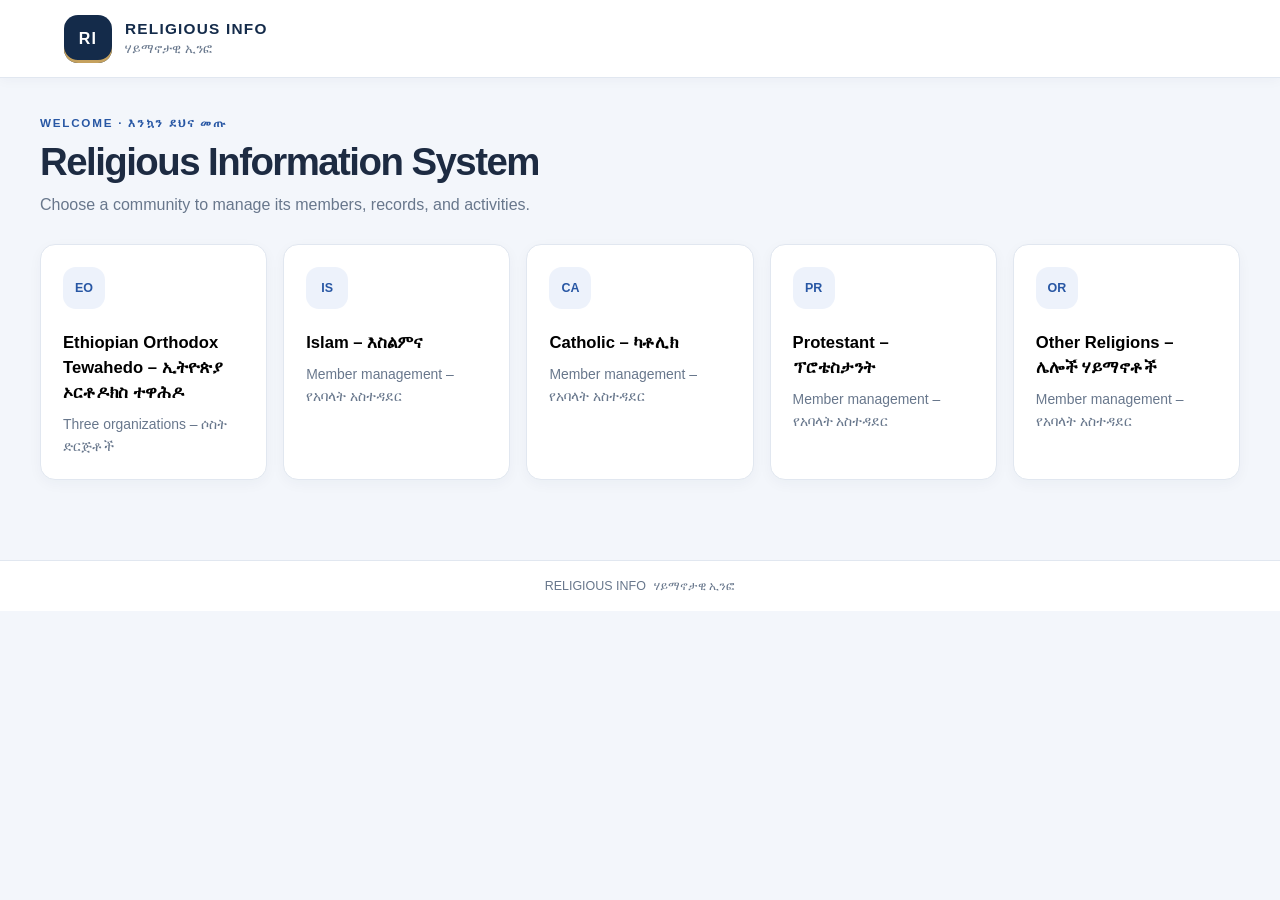
<file: religious-info-app/index.html>
<!doctype html>
<html lang="en">
  <head>
    <meta charset="utf-8">
    <meta name="viewport" content="width=device-width, initial-scale=1">
    <meta name="theme-color" content="#142b4a">
    <meta name="description" content="Religious Info – ሃይማኖታዊ ኢንፎ: local religious member management">
    <title>RELIGIOUS INFO – ሃይማኖታዊ ኢንፎ</title>
    <link rel="stylesheet" href="css/style.css">
    <link rel="stylesheet" href="css/components.css">
    <script src="js/components.js" defer></script>
    <script src="js/dashboard.js" defer></script>
    <script src="js/app.js" defer></script>
  </head>
  <body>
    <div id="header-component"></div>
    <main id="app" class="main-content" tabindex="-1"></main>
    <div id="toast" class="toast" role="status" aria-live="polite"></div>
    <dialog id="details-dialog" class="dialog"></dialog>
    <div id="footer-component"></div>
  </body>
</html>
</file>
<file: religious-info-app/css/style.css>
:root {
  color-scheme: light;
  --ink: #1d2b42;
  --muted: #68778c;
  --navy: #142b4a;
  --royal: #2857a4;
  --green: var(--navy);
  --green-2: var(--royal);
  --cream: #f3f6fb;
  --paper: #fff;
  --line: #e1e7f0;
  --gold: #c5a15e;
  --red: #b33e46;
  --shadow: 0 16px 42px rgb(20 43 74 / 9%);
  font-family: "Noto Sans Ethiopic", "Segoe UI", Arial, sans-serif;
}

* { box-sizing: border-box; }
body { margin: 0; min-width: 320px; background: var(--cream); color: var(--ink); }
button, input, select, textarea { font: inherit; }
button { cursor: pointer; }
a { color: inherit; text-decoration: none; }
.site-header { min-height: 82px; padding: 14px clamp(18px, 5vw, 72px); display: flex; align-items: center; justify-content: space-between; gap: 20px; background: var(--paper); border-bottom: 1px solid var(--line); }
.brand { display: flex; align-items: center; gap: 13px; }
.brand-mark { width: 48px; height: 48px; display: grid; place-items: center; border-radius: 15px; background: var(--green); color: white; font-weight: 700; letter-spacing: .08em; }
.brand strong, .brand small { display: block; }
.brand strong { font-size: .96rem; letter-spacing: .08em; }
.brand small { margin-top: 3px; color: var(--muted); font-size: .83rem; }
.main-content { width: min(1200px, calc(100% - 36px)); margin: 44px auto 80px; }
.page-heading { margin: 0 0 8px; font-size: clamp(1.7rem, 3vw, 2.45rem); letter-spacing: -.04em; }
.page-subtitle { margin: 0; color: var(--muted); line-height: 1.65; }
.eyebrow { margin: 0 0 10px; color: var(--green-2); font-size: .73rem; font-weight: 700; letter-spacing: .15em; text-transform: uppercase; }
.dashboard-grid, .selection-grid { display: grid; grid-template-columns: repeat(auto-fit, minmax(210px, 1fr)); gap: 16px; margin-top: 26px; }
.choice-card { position: relative; min-height: 190px; padding: 24px; display: flex; flex-direction: column; align-items: flex-start; text-align: left; border: 1px solid var(--line); border-radius: 18px; background: var(--paper); box-shadow: 0 5px 16px rgb(34 54 46 / 3%); transition: transform .18s, border-color .18s, box-shadow .18s; }
.picker-radio { position: absolute; top: 20px; right: 20px; width: 18px; height: 18px; accent-color: var(--green); }
.choice-card:hover, .choice-card:focus-visible { transform: translateY(-3px); border-color: #9ab2a6; box-shadow: var(--shadow); outline: none; }
.choice-icon { width: 42px; height: 42px; margin-bottom: 22px; display: grid; place-items: center; border-radius: 13px; background: #edf2eb; color: var(--green); font-size: .78rem; font-weight: 700; }
.choice-card h2, .choice-card h3 { margin: 0 0 8px; font-size: 1.04rem; line-height: 1.5; }
.choice-card p { margin: 0; color: var(--muted); font-size: .87rem; line-height: 1.55; }
.view-header { display: flex; justify-content: space-between; align-items: flex-start; gap: 24px; margin-bottom: 26px; }
.view-heading { display: flex; align-items: center; gap: 16px; }
.section-logo { width: 66px; height: 66px; flex: 0 0 66px; display: grid; place-items: center; overflow: hidden; border: 1px solid var(--line); border-radius: 17px; background: #edf2eb; color: var(--green); font-weight: 700; }
.section-logo img { width: 100%; height: 100%; object-fit: cover; }
.view-tools { display: flex; align-items: center; gap: 10px; }
.button { min-height: 40px; padding: 9px 15px; border: 1px solid transparent; border-radius: 10px; font-size: .88rem; font-weight: 600; transition: background .15s, transform .15s; }
.button:hover { transform: translateY(-1px); }
.button-primary { background: var(--green); color: white; }
.button-primary:hover { background: #24574c; }
.button-outline { border-color: var(--line); background: var(--paper); color: var(--ink); }
.button-soft { background: #edf2eb; color: var(--green); }
.button-danger { border-color: #f0d7d4; background: #fff5f3; color: var(--red); }
.button-small { min-height: 32px; padding: 6px 10px; font-size: .79rem; }
.breadcrumbs { display: flex; flex-wrap: wrap; align-items: center; gap: 7px; margin: 0 0 20px; color: var(--muted); font-size: .81rem; }
.breadcrumbs button { padding: 0; border: 0; background: none; color: var(--green-2); }
.tabs { display: flex; flex-wrap: wrap; gap: 6px; margin: 0 0 18px; padding-bottom: 12px; border-bottom: 1px solid var(--line); }
.tab-button { padding: 9px 13px; border: 0; border-radius: 9px; background: transparent; color: var(--muted); font-size: .87rem; font-weight: 600; }
.tab-button[aria-selected="true"] { background: var(--green); color: white; }
.panel { margin-bottom: 18px; padding: clamp(18px, 3vw, 28px); border: 1px solid var(--line); border-radius: 16px; background: var(--paper); box-shadow: 0 5px 16px rgb(34 54 46 / 3%); }
.panel-heading { display: flex; justify-content: space-between; align-items: center; gap: 15px; margin: 0 0 18px; }
.panel-heading h2, .panel-heading h3 { margin: 0; font-size: 1.1rem; }
.stats-grid { display: grid; grid-template-columns: repeat(auto-fit, minmax(150px, 1fr)); gap: 12px; margin: 0 0 20px; }
.stat { padding: 16px; border: 1px solid var(--line); border-radius: 13px; background: var(--paper); }
.stat span { display: block; color: var(--muted); font-size: .79rem; line-height: 1.45; }
.stat strong { display: block; margin-top: 7px; font-size: 1.55rem; }
.form-grid { display: grid; grid-template-columns: repeat(2, minmax(0, 1fr)); gap: 17px; }
.field { min-width: 0; }
.field-wide { grid-column: 1 / -1; }
.field label, .field legend { display: block; margin: 0 0 7px; font-size: .84rem; font-weight: 600; }
.field input:not([type="radio"]):not([type="checkbox"]), .field select, .field textarea { width: 100%; min-height: 42px; padding: 10px 12px; border: 1px solid #d9dfd9; border-radius: 9px; background: #fff; color: var(--ink); }
.field textarea { min-height: 88px; resize: vertical; }
.field input:focus, .field select:focus, .field textarea:focus { border-color: var(--green-2); outline: 3px solid rgb(47 105 89 / 12%); }
.radio-row { display: flex; flex-wrap: wrap; gap: 18px; min-height: 42px; align-items: center; }
.radio-row label { display: inline-flex; gap: 8px; align-items: center; margin: 0; font-weight: 400; }
.form-actions, .toolbar { display: flex; flex-wrap: wrap; align-items: center; gap: 9px; margin-top: 19px; }
.toolbar { margin: 0 0 16px; }
.toolbar .field { flex: 1 1 170px; }
.photo-preview { width: 74px; height: 74px; margin-top: 10px; display: grid; place-items: center; overflow: hidden; border: 1px dashed #cbd4cc; border-radius: 12px; background: #f5f7f3; color: var(--muted); font-size: .75rem; }
.photo-preview img { width: 100%; height: 100%; object-fit: cover; }
.table-wrap { width: 100%; overflow-x: auto; border: 1px solid var(--line); border-radius: 12px; background: white; }
table { width: 100%; border-collapse: collapse; text-align: left; }
th, td { padding: 11px 12px; border-bottom: 1px solid #edf0ea; vertical-align: middle; font-size: .82rem; }
th { background: #f5f7f2; color: #43574f; font-size: .75rem; font-weight: 700; white-space: nowrap; }
tbody tr:last-child td { border-bottom: 0; }
tbody tr:hover { background: #fafbf8; }
th button { padding: 0; border: 0; background: none; color: inherit; font: inherit; text-align: left; }
.member-thumb { width: 38px; height: 38px; border-radius: 9px; object-fit: cover; background: #edf2eb; }
.table-actions { display: flex; flex-wrap: wrap; gap: 5px; }
.empty-state { padding: 30px 16px; color: var(--muted); text-align: center; }
.status { display: inline-block; padding: 5px 9px; border-radius: 999px; font-size: .75rem; font-weight: 700; }
.status-present { background: #eaf5ee; color: #286b44; }
.status-absent { background: #fff0ee; color: #a63e38; }
.status-late { background: #fff4df; color: #895b15; }
.logo-controls { display: flex; flex-wrap: wrap; align-items: center; gap: 18px; }
.logo-preview { width: 112px; height: 112px; display: grid; place-items: center; overflow: hidden; border: 1px dashed #cbd4cc; border-radius: 18px; background: #f5f7f3; color: var(--muted); }
.logo-preview img { width: 100%; height: 100%; object-fit: cover; }
.report-grid { display: grid; grid-template-columns: repeat(auto-fit, minmax(250px, 1fr)); gap: 15px; }
.report-card { padding: 18px; border: 1px solid var(--line); border-radius: 13px; background: var(--paper); }
.report-card h3 { margin: 0 0 12px; font-size: .98rem; }
.report-card table th, .report-card table td { padding: 8px; }
.report-card table { min-width: 0; }
.notice { margin: 0 0 16px; padding: 12px 15px; border-radius: 10px; font-size: .87rem; }
.notice-success { border: 1px solid #cfe6d4; background: #eef8ef; color: #285d34; }
.notice-error { border: 1px solid #f0d2cf; background: #fff3f1; color: #953b35; }
.toast { position: fixed; right: 20px; bottom: 20px; z-index: 20; max-width: min(420px, calc(100% - 40px)); padding: 13px 17px; transform: translateY(20px); opacity: 0; pointer-events: none; border-radius: 11px; background: var(--green); color: white; box-shadow: var(--shadow); transition: .2s; }
.toast.visible { transform: translateY(0); opacity: 1; }
.dialog { width: min(620px, calc(100% - 30px)); max-height: 85vh; padding: 24px; border: 1px solid var(--line); border-radius: 18px; background: var(--paper); color: var(--ink); box-shadow: var(--shadow); }
.dialog::backdrop { background: rgb(18 35 29 / 50%); }
.detail-grid { display: grid; grid-template-columns: repeat(2, minmax(0, 1fr)); gap: 12px; }
.detail-item { padding: 12px; border-radius: 10px; background: #f4f6f1; overflow-wrap: anywhere; }
.detail-item strong { display: block; margin-bottom: 5px; color: var(--muted); font-size: .75rem; }
.hint { margin: 7px 0 0; color: var(--muted); font-size: .78rem; line-height: 1.5; }
.visually-hidden { position: absolute; width: 1px; height: 1px; padding: 0; margin: -1px; overflow: hidden; clip: rect(0, 0, 0, 0); white-space: nowrap; border: 0; }

/* Shared visual system */
body { background: var(--cream); }
.site-header { min-height: 78px; background: var(--paper); box-shadow: 0 2px 12px rgb(20 43 74 / 4%); }
.brand-mark { position: relative; border-radius: 14px; background: var(--navy); box-shadow: inset 0 -3px 0 var(--gold); }
.brand strong { color: var(--navy); }
.main-content { margin-top: 38px; }
.dashboard-intro { margin-bottom: 24px; }
.dashboard-intro .page-heading { margin-bottom: 8px; }
.dashboard-grid, .selection-grid { gap: 16px; }
.choice-card { min-height: 164px; padding: 22px; border-color: var(--line); border-radius: 15px; box-shadow: 0 4px 14px rgb(20 43 74 / 4%); }
.choice-card:hover, .choice-card:focus-visible { border-color: #a9bad6; box-shadow: 0 12px 28px rgb(20 43 74 / 10%); }
.choice-icon { background: #edf2fb; color: var(--royal); }
.age-category-grid { grid-template-columns: repeat(3, minmax(0, 1fr)); gap: 12px; }
.age-category-grid .category-option {
  min-height: 0;
  padding: 14px 16px;
  display: flex;
  flex-direction: row;
  align-items: center;
  gap: 11px;
  border-radius: 12px;
  cursor: pointer;
  transition: border-color .15s, background .15s, box-shadow .15s;
}
.age-category-grid .category-option:hover { transform: none; }
.age-category-grid .category-option:focus-within { outline: 3px solid rgb(40 87 164 / 16%); outline-offset: 2px; }
.age-category-grid .category-option:has(.picker-radio:checked) { border-color: var(--royal); background: #f0f5ff; box-shadow: 0 0 0 1px var(--royal); }
.age-category-grid .picker-radio { position: static; flex: 0 0 auto; width: 18px; height: 18px; margin: 0; accent-color: var(--royal); }
.age-category-grid .category-option h2 { margin: 0; font-size: .95rem; line-height: 1.45; }
.button { min-height: 42px; padding: 10px 15px; border-radius: 9px; font-size: .86rem; font-weight: 650; transition: background .16s, color .16s, border-color .16s, box-shadow .16s, transform .16s; }
.button:focus-visible, .tab-button:focus-visible, .breadcrumbs button:focus-visible { outline: 3px solid rgb(40 87 164 / 25%); outline-offset: 2px; }
.button-primary { background: var(--royal); color: #fff; }
.button-primary:hover { background: #1f478b; }
.button-outline { border-color: #d7dfeb; background: #fff; color: var(--navy); }
.button-outline:hover { border-color: #a9bad6; background: #f7f9fd; }
.button-soft { background: #edf2fb; color: var(--royal); }
.button-soft:hover { background: #e2eafa; }
.button-danger { border-color: #f0d7d4; background: #fff5f3; color: var(--red); }
.button-danger:hover { border-color: #e5b7b2; background: #ffebe8; }
.button-small { min-height: 42px; padding: 10px 15px; font-size: .86rem; }
.breadcrumbs button { color: var(--royal); }
.tabs { gap: 8px; }
.tab-button { min-height: 40px; padding: 9px 13px; border-radius: 8px; }
.tab-button[aria-selected="true"] { background: var(--navy); }
.panel { border-radius: 14px; box-shadow: 0 4px 16px rgb(20 43 74 / 4%); }
.stats-grid { grid-template-columns: repeat(auto-fit, minmax(160px, 1fr)); gap: 14px; }
.stat { position: relative; overflow: hidden; padding: 18px; border-color: var(--line); border-radius: 12px; background: #fff; }
.stat::before { position: absolute; inset: 0 auto 0 0; width: 3px; background: var(--gold); content: ""; }
.stat span { font-size: .8rem; }
.stat strong { color: var(--navy); font-size: 1.65rem; }
.field label, .field legend { color: #34445c; font-size: .83rem; }
.field input:not([type="radio"]):not([type="checkbox"]), .field select, .field textarea, td select {
  min-height: 44px;
  border-color: #d7dfeb;
  border-radius: 8px;
  background-color: #fff;
}
.field input[type="file"] { width: 100%; padding: 8px; border: 1px solid var(--line); border-radius: 8px; background: #f8faff; color: var(--muted); }
.field input:focus, .field select:focus, .field textarea:focus, td select:focus { border-color: var(--royal); outline: 3px solid rgb(40 87 164 / 12%); }
.radio-row input { accent-color: var(--royal); }
.photo-preview, .logo-preview { border-color: #cbd6e5; background: #f5f8fd; }
.table-wrap { border-color: var(--line); border-radius: 10px; }
th { background: #f2f5fa; color: #3e5069; }
tbody tr:hover { background: #f7f9fd; }
.notice { border-left: 4px solid currentColor; border-radius: 8px; }
.notice-success { border-color: #cfe6d4; border-left-color: #31834a; background: #eef8ef; color: #285d34; }
.notice-error { border-color: #f0d2cf; border-left-color: var(--red); background: #fff3f1; color: #953b35; }
.notice-warning { border: 1px solid #f1dfbd; border-left: 4px solid #d27b18; background: #fff8eb; color: #895b15; }
.notice-info { border: 1px solid #d0def2; border-left: 4px solid var(--royal); background: #f1f6ff; color: #284f88; }
.toast { right: 24px; bottom: 24px; padding: 14px 18px; border: 1px solid rgb(255 255 255 / 22%); border-radius: 10px; font-size: .9rem; font-weight: 550; }
.toast[data-type="success"] { background: #287343; }
.toast[data-type="error"] { background: #a9363c; }
.toast[data-type="warning"] { background: #a85d13; }
.toast[data-type="info"] { background: var(--royal); }
.dialog { border-radius: 14px; box-shadow: 0 24px 70px rgb(20 43 74 / 20%); }
.dialog::backdrop { background: rgb(15 31 54 / 48%); }
.detail-item { background: #f3f6fb; }
.hint { color: var(--muted); }

@media (max-width: 640px) {
  .main-content { margin-top: 26px; }
  .age-category-grid { grid-template-columns: 1fr; }
  .age-category-grid .category-option { padding: 12px 14px; }
  .button, .button-small { min-height: 42px; }
}
@media (max-width: 380px) {
  .main-content { margin-top: 20px; }
}
@media (max-width: 640px) {
  .site-header { align-items: center; padding: 12px 16px; }
  .main-content { width: min(100% - 24px, 1200px); margin: 26px auto 48px; }
  .view-header { flex-direction: column; gap: 16px; }
  .view-heading { min-width: 0; align-items: flex-start; gap: 12px; }
  .view-heading > div { min-width: 0; }
  .view-heading .page-heading, .view-heading .page-subtitle { overflow-wrap: anywhere; }
  .view-tools { width: 100%; flex-wrap: wrap; }
  .view-tools > .button { flex: 1 1 140px; }
  .tabs { flex-wrap: nowrap; overflow-x: auto; overscroll-behavior-x: contain; scrollbar-width: thin; }
  .tab-button { flex: 0 0 auto; white-space: nowrap; }
  .form-grid, .detail-grid { grid-template-columns: 1fr; }
  .field-wide { grid-column: auto; }
  .choice-card { min-height: 150px; padding: 20px; }
  .stats-grid { grid-template-columns: repeat(2, minmax(0, 1fr)); }
  .panel-heading { align-items: flex-start; flex-wrap: wrap; }
  .toolbar { align-items: stretch; }
  .toolbar .field { flex-basis: 100%; }
  .form-actions > .button { flex: 1 1 150px; }
  .logo-controls { align-items: flex-start; }
  .dialog { width: calc(100% - 24px); max-height: calc(100vh - 24px); padding: 18px; overflow-y: auto; }
  .toast { right: max(12px, env(safe-area-inset-right)); bottom: max(12px, env(safe-area-inset-bottom)); max-width: calc(100% - 24px); }
}
@media (max-width: 380px) {
  body { overflow-x: clip; }
  .site-header { padding-inline: 12px; }
  .brand { gap: 9px; }
  .brand-mark { width: 42px; height: 42px; border-radius: 12px; }
  .brand strong { font-size: .85rem; }
  .brand small { font-size: .75rem; }
  .main-content { width: calc(100% - 36px); margin-top: 20px; }
  .panel { padding: 16px; }
  .choice-card { padding: 18px; }
  .stats-grid { grid-template-columns: 1fr; }
  .detail-grid { gap: 8px; }
  .button { padding-inline: 12px; }
}
@media (min-width: 641px) and (max-width: 960px) {
  .main-content { width: calc(100% - 48px); margin-top: 34px; }
  .view-header { gap: 16px; }
  .view-heading { min-width: 0; }
  .view-tools { flex-wrap: wrap; justify-content: flex-end; }
  .dashboard-grid, .selection-grid { grid-template-columns: repeat(auto-fit, minmax(190px, 1fr)); }
}
@media (max-width: 640px) and (orientation: landscape) {
  .dialog { max-height: calc(100vh - 16px); }
}
@media print {
  body { background: white; }
  .site-header, .breadcrumbs, .view-tools, .tabs, .toolbar, .form-actions, .button { display: none !important; }
  .main-content { width: 100%; margin: 0; }
  .panel, .report-card { box-shadow: none; break-inside: avoid; }
  .table-wrap { overflow: visible; }
  table { min-width: 0; }
}
</file>
<file: religious-info-app/css/components.css>
.site-footer {
  display: flex;
  justify-content: center;
  gap: 8px;
  padding: 18px 16px;
  border-top: 1px solid var(--line);
  background: var(--paper);
  color: var(--muted);
  font-size: .78rem;
}

@media (max-width: 380px) {
  .site-footer { flex-wrap: wrap; }
}
</file>
